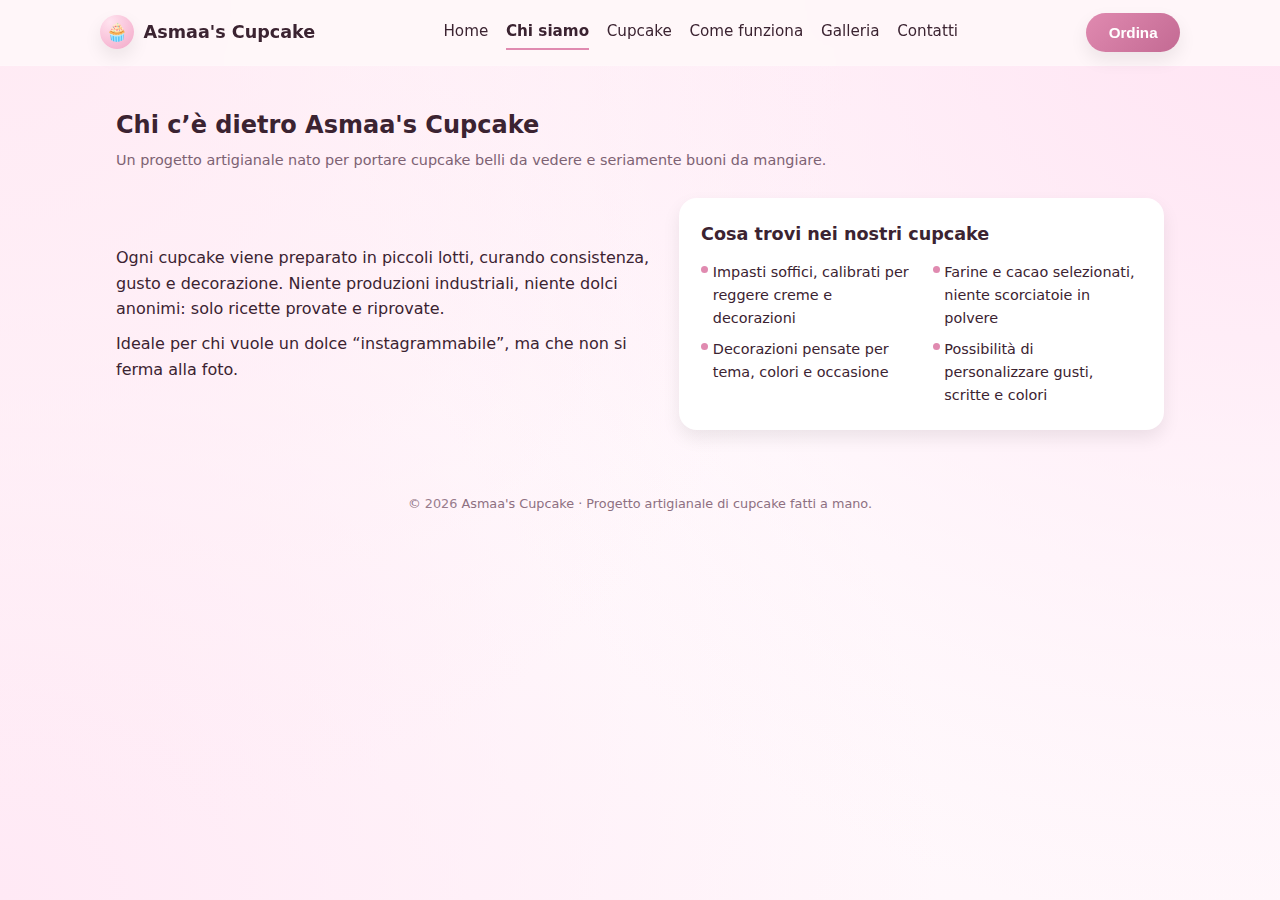
<file: html/chi-siamo.html>
<!DOCTYPE html>
<html lang="it">

<head>
    <meta charset="UTF-8" />
    <title>Asmaa's Cupcake – Chi siamo</title>
    <meta name="viewport" content="width=device-width, initial-scale=1" />
    <meta name="description" content="Scopri chi c’è dietro Asmaa's Cupcake e come lavoriamo." />
    <link rel="stylesheet" href="../css/base.css" />
    <link rel="stylesheet" href="../css/cupcake.css" />
</head>

<body data-page="chi-siamo">
    <!-- NAVBAR CARICATA QUI -->
    <div id="site-header"></div>

    <main>
        <section>
            <div class="container">
                <h2>Chi c’è dietro Asmaa's Cupcake</h2>
                <p class="section-subtitle">
                    Un progetto artigianale nato per portare cupcake belli da vedere e
                    seriamente buoni da mangiare.
                </p>

                <div class="about-grid">
                    <div>
                        <p>
                            Ogni cupcake viene preparato in piccoli lotti, curando
                            consistenza, gusto e decorazione. Niente produzioni industriali,
                            niente dolci anonimi: solo ricette provate e riprovate.
                        </p>
                        <p style="margin-top: 0.6rem">
                            Ideale per chi vuole un dolce “instagrammabile”, ma che non si
                            ferma alla foto.
                        </p>
                    </div>

                    <div class="about-card">
                        <h3>Cosa trovi nei nostri cupcake</h3>
                        <ul class="about-list">
                            <li>
                                <div class="about-dot"></div>
                                <span>Impasti soffici, calibrati per reggere creme e
                                    decorazioni</span>
                            </li>
                            <li>
                                <div class="about-dot"></div>
                                <span>Farine e cacao selezionati, niente scorciatoie in
                                    polvere</span>
                            </li>
                            <li>
                                <div class="about-dot"></div>
                                <span>Decorazioni pensate per tema, colori e occasione</span>
                            </li>
                            <li>
                                <div class="about-dot"></div>
                                <span>Possibilità di personalizzare gusti, scritte e
                                    colori</span>
                            </li>
                        </ul>
                    </div>
                </div>
            </div>
        </section>
    </main>

    <footer>
        <div class="container">
            <span>© <span id="year"></span> Asmaa's Cupcake · Progetto artigianale di
                cupcake fatti a mano.</span>
        </div>
    </footer>

    <script>
        document.getElementById("year").textContent =
            new Date().getFullYear();
    </script>
    <script src="../js/layout.js"></script>
</body>

</html>
</file>
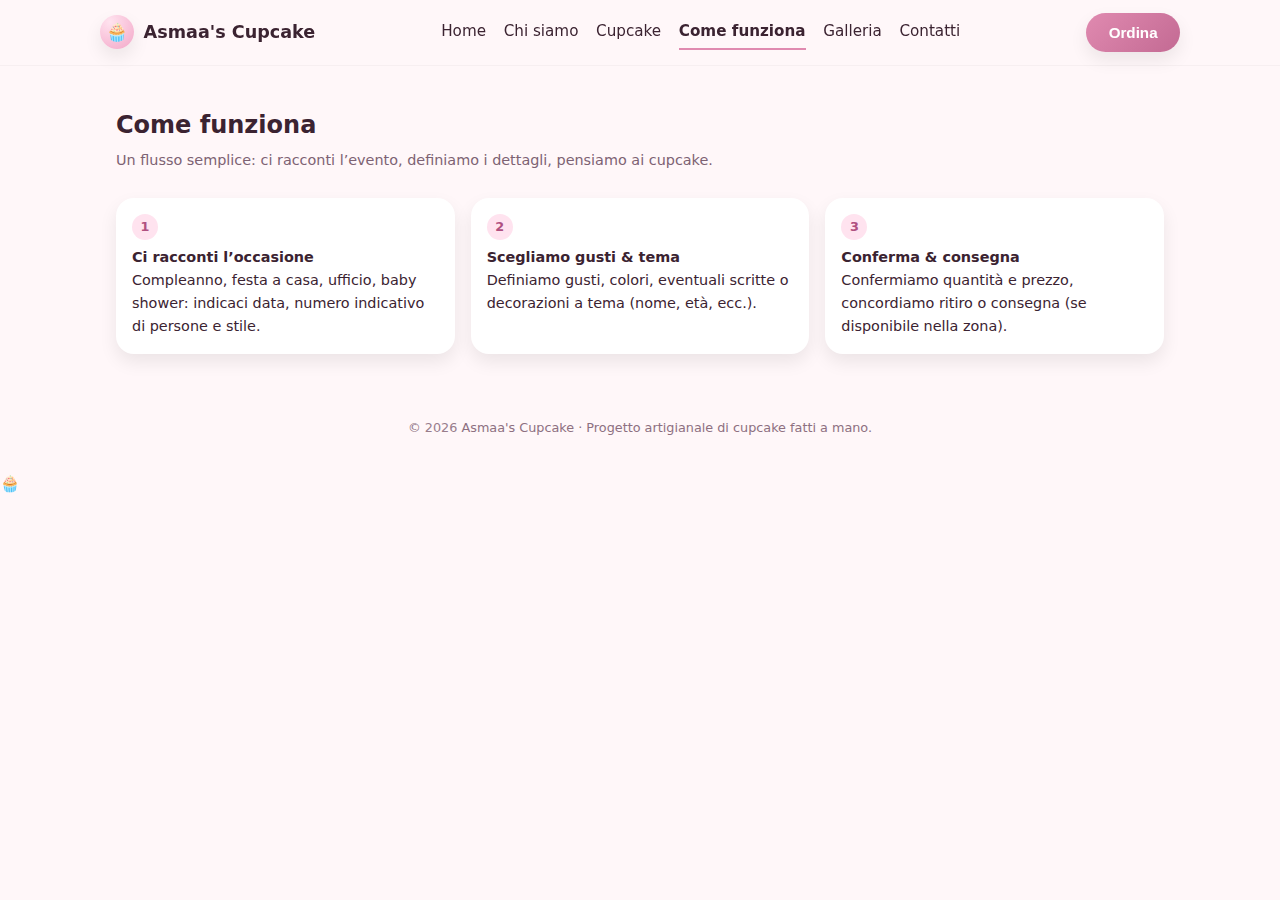
<file: html/come-funziona.html>
<!DOCTYPE html>
<html lang="it">

<head>
    <meta charset="UTF-8">
    <title>Asmaa's Cupcake – Come funziona</title>
    <meta name="viewport" content="width=device-width, initial-scale=1">
    <meta name="description" content="Scopri come funziona l’ordine dei cupcake: passi semplici e chiari.">
    <link rel="stylesheet" href="../css/base.css">
</head>

<body data-page="come-funziona">


    <!-- NAVBAR CARICATA AUTOMATICAMENTE -->
    <div id="site-header"></div>

    <main>
        <section>
            <div class="container">
                <h2>Come funziona</h2>
                <p class="section-subtitle">
                    Un flusso semplice: ci racconti l’evento, definiamo i dettagli, pensiamo ai cupcake.
                </p>

                <div class="steps">
                    <div class="step">
                        <div class="step-number">1</div>
                        <strong>Ci racconti l’occasione</strong>
                        <p>Compleanno, festa a casa, ufficio, baby shower: indicaci data, numero indicativo di persone e
                            stile.</p>
                    </div>
                    <div class="step">
                        <div class="step-number">2</div>
                        <strong>Scegliamo gusti &amp; tema</strong>
                        <p>Definiamo gusti, colori, eventuali scritte o decorazioni a tema (nome, età, ecc.).</p>
                    </div>
                    <div class="step">
                        <div class="step-number">3</div>
                        <strong>Conferma &amp; consegna</strong>
                        <p>Confermiamo quantità e prezzo, concordiamo ritiro o consegna (se disponibile nella zona).</p>
                    </div>
                </div>
            </div>
        </section>
    </main>

    <footer>
        <div class="container">
            <span>© <span id="year"></span> Asmaa's Cupcake · Progetto artigianale di cupcake fatti a mano.</span>
        </div>
    </footer>
    <div class="cupcake-float">🧁</div>

    <script>
        document.getElementById('year').textContent = new Date().getFullYear();
    </script>
    <!-- SCRIPT CHE CARICA LA NAVBAR -->
    <script src="../js/layout.js"></script>
</body>

</html>
</file>
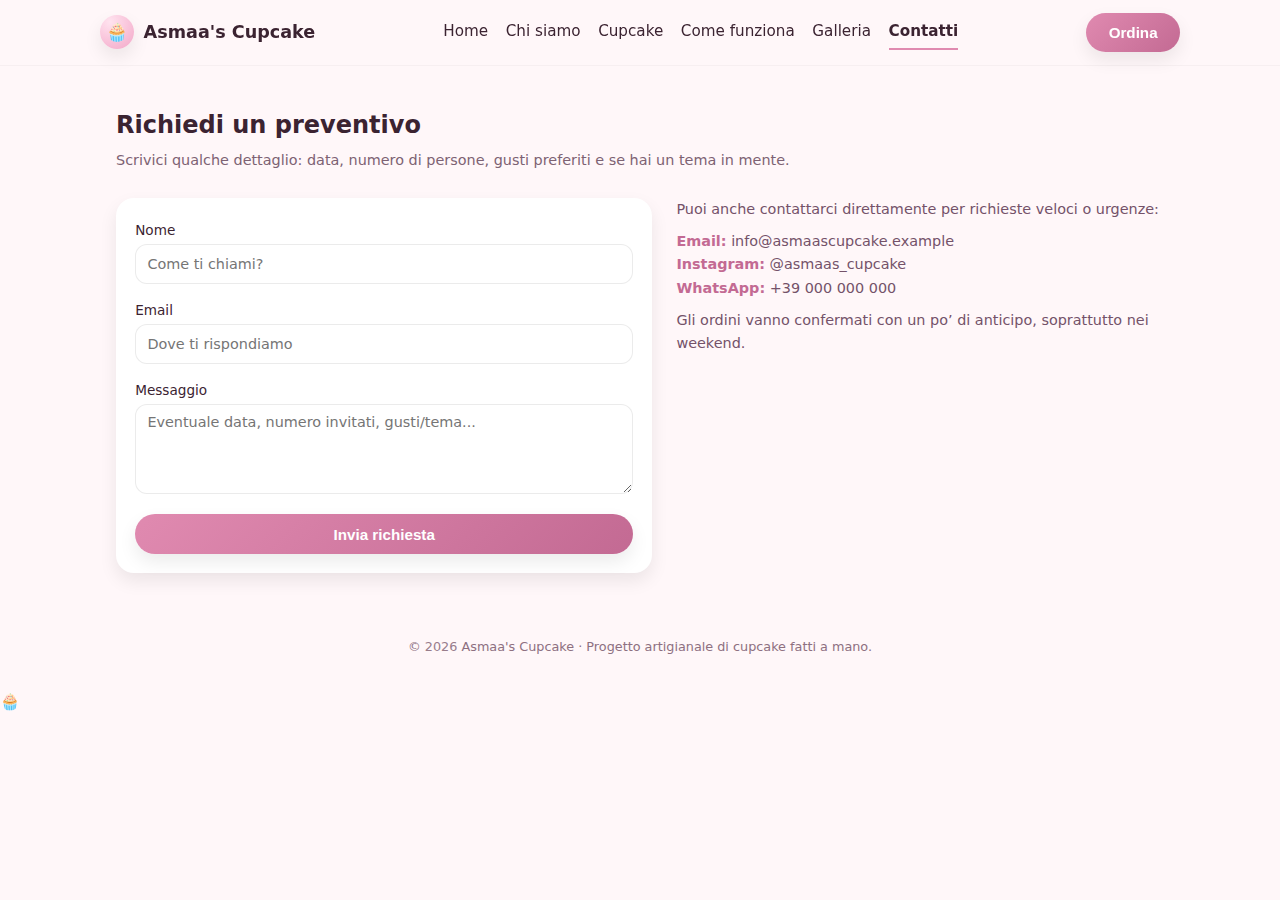
<file: html/contatti.html>
<!DOCTYPE html>
<html lang="it">

<head>
    <meta charset="UTF-8">
    <title>Asmaa's Cupcake – Contatti</title>
    <meta name="viewport" content="width=device-width, initial-scale=1">
    <meta name="description" content="Richiedi un preventivo per cupcake personalizzati per il tuo evento.">
    <link rel="stylesheet" href="../css/base.css">
</head>

<body data-page="contatti">


    <!-- NAVBAR CARICATA AUTOMATICAMENTE -->
    <div id="site-header"></div>

    <main>
        <section>
            <div class="container">
                <h2>Richiedi un preventivo</h2>
                <p class="section-subtitle">
                    Scrivici qualche dettaglio: data, numero di persone, gusti preferiti e se hai un tema in mente.
                </p>

                <div class="contact-grid">
                    <form>
                        <div>
                            <label for="name">Nome</label>
                            <input type="text" id="name" name="name" placeholder="Come ti chiami?">
                        </div>
                        <div>
                            <label for="email">Email</label>
                            <input type="email" id="email" name="email" placeholder="Dove ti rispondiamo">
                        </div>
                        <div>
                            <label for="message">Messaggio</label>
                            <textarea id="message" name="message"
                                placeholder="Eventuale data, numero invitati, gusti/tema..."></textarea>
                        </div>
                        <button type="submit" class="btn btn-primary">Invia richiesta</button>
                    </form>

                    <div class="contact-info">
                        <p>
                            Puoi anche contattarci direttamente per richieste veloci o urgenze:
                        </p>
                        <p>
                            <strong>Email:</strong> <span>info@asmaascupcake.example</span><br>
                            <strong>Instagram:</strong> @asmaas_cupcake<br>
                            <strong>WhatsApp:</strong> +39 000 000 000
                        </p>
                        <p>
                            Gli ordini vanno confermati con un po’ di anticipo, soprattutto nei weekend.
                        </p>
                    </div>
                </div>
            </div>
        </section>
    </main>

    <footer>
        <div class="container">
            <span>© <span id="year"></span> Asmaa's Cupcake · Progetto artigianale di cupcake fatti a mano.</span>
        </div>
    </footer>
    <div class="cupcake-float">🧁</div>

    <script>
        document.getElementById('year').textContent = new Date().getFullYear();
    </script>
    <!-- SCRIPT CHE CARICA LA NAVBAR -->
    <script src="../js/layout.js"></script>
</body>

</html>
</file>
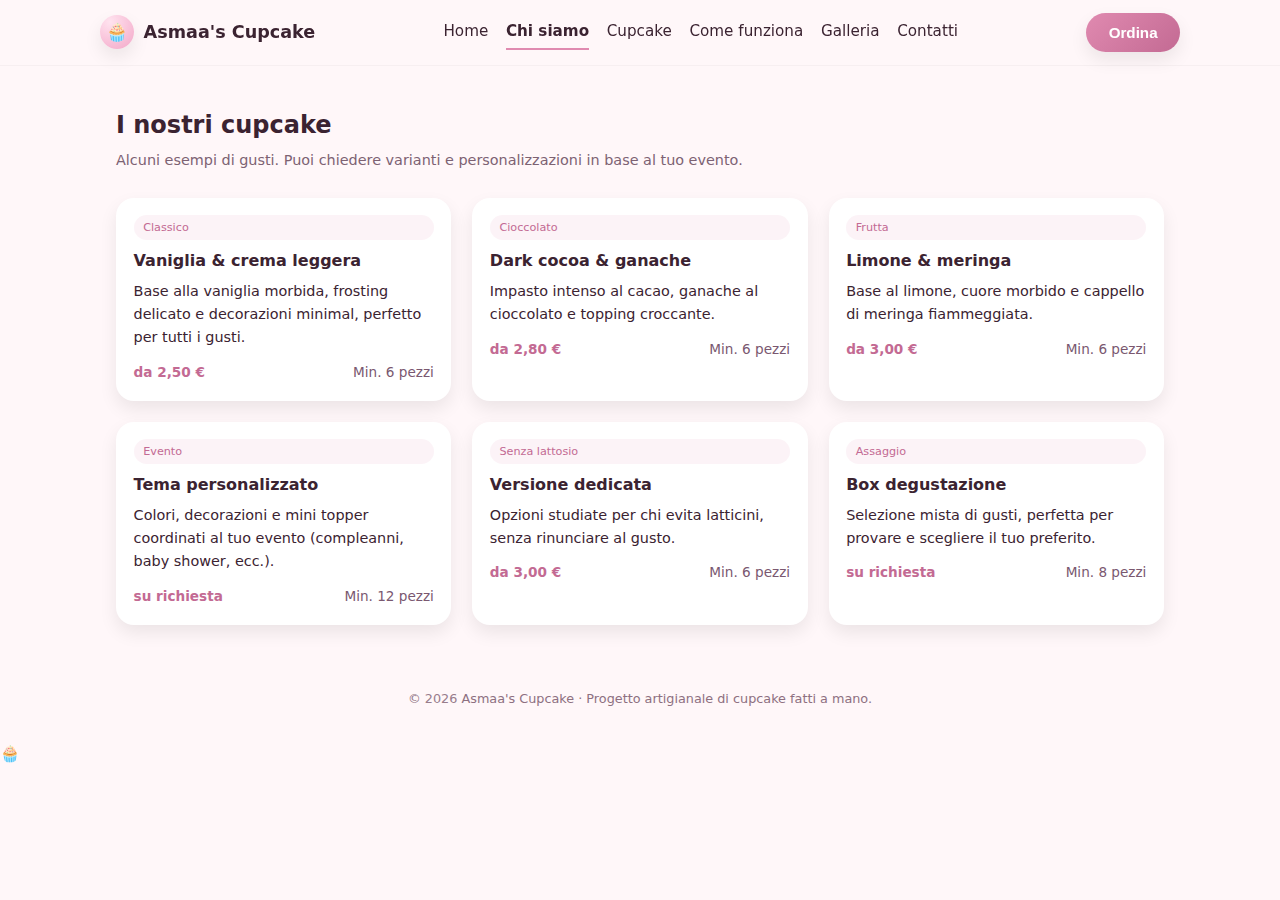
<file: html/cupcake.html>
<!DOCTYPE html>
<html lang="it">

<head>
    <meta charset="UTF-8">
    <title>Asmaa's Cupcake – I nostri cupcake</title>
    <meta name="viewport" content="width=device-width, initial-scale=1">
    <meta name="description" content="Gusti, varianti e opzioni dei cupcake artigianali di Asmaa.">
    <link rel="stylesheet" href="../css/base.css">
</head>

<body data-page="chi-siamo">


    <!-- NAVBAR CARICATA AUTOMATICAMENTE -->
    <div id="site-header"></div>

    <main>
        <section>
            <div class="container">
                <h2>I nostri cupcake</h2>
                <p class="section-subtitle">
                    Alcuni esempi di gusti. Puoi chiedere varianti e personalizzazioni in base al tuo evento.
                </p>

                <div class="cards-grid">
                    <article class="card">
                        <span class="card-tag">Classico</span>
                        <div class="card-title">Vaniglia &amp; crema leggera</div>
                        <p>Base alla vaniglia morbida, frosting delicato e decorazioni minimal, perfetto per tutti i
                            gusti.</p>
                        <div class="card-footer">
                            <span class="card-price">da 2,50 €</span>
                            <span>Min. 6 pezzi</span>
                        </div>
                    </article>

                    <article class="card">
                        <span class="card-tag">Cioccolato</span>
                        <div class="card-title">Dark cocoa &amp; ganache</div>
                        <p>Impasto intenso al cacao, ganache al cioccolato e topping croccante.</p>
                        <div class="card-footer">
                            <span class="card-price">da 2,80 €</span>
                            <span>Min. 6 pezzi</span>
                        </div>
                    </article>

                    <article class="card">
                        <span class="card-tag">Frutta</span>
                        <div class="card-title">Limone &amp; meringa</div>
                        <p>Base al limone, cuore morbido e cappello di meringa fiammeggiata.</p>
                        <div class="card-footer">
                            <span class="card-price">da 3,00 €</span>
                            <span>Min. 6 pezzi</span>
                        </div>
                    </article>

                    <article class="card">
                        <span class="card-tag">Evento</span>
                        <div class="card-title">Tema personalizzato</div>
                        <p>Colori, decorazioni e mini topper coordinati al tuo evento (compleanni, baby shower, ecc.).
                        </p>
                        <div class="card-footer">
                            <span class="card-price">su richiesta</span>
                            <span>Min. 12 pezzi</span>
                        </div>
                    </article>

                    <article class="card">
                        <span class="card-tag">Senza lattosio</span>
                        <div class="card-title">Versione dedicata</div>
                        <p>Opzioni studiate per chi evita latticini, senza rinunciare al gusto.</p>
                        <div class="card-footer">
                            <span class="card-price">da 3,00 €</span>
                            <span>Min. 6 pezzi</span>
                        </div>
                    </article>

                    <article class="card">
                        <span class="card-tag">Assaggio</span>
                        <div class="card-title">Box degustazione</div>
                        <p>Selezione mista di gusti, perfetta per provare e scegliere il tuo preferito.</p>
                        <div class="card-footer">
                            <span class="card-price">su richiesta</span>
                            <span>Min. 8 pezzi</span>
                        </div>
                    </article>
                </div>
            </div>
        </section>
    </main>

    <footer>
        <div class="container">
            <span>© <span id="year"></span> Asmaa's Cupcake · Progetto artigianale di cupcake fatti a mano.</span>
        </div>
    </footer>
    <div class="cupcake-float">🧁</div>

    <script>
        document.getElementById('year').textContent = new Date().getFullYear();
    </script>
    <!-- SCRIPT CHE CARICA LA NAVBAR -->
    <script src="../js/layout.js"></script>
</body>

</html>
</file>
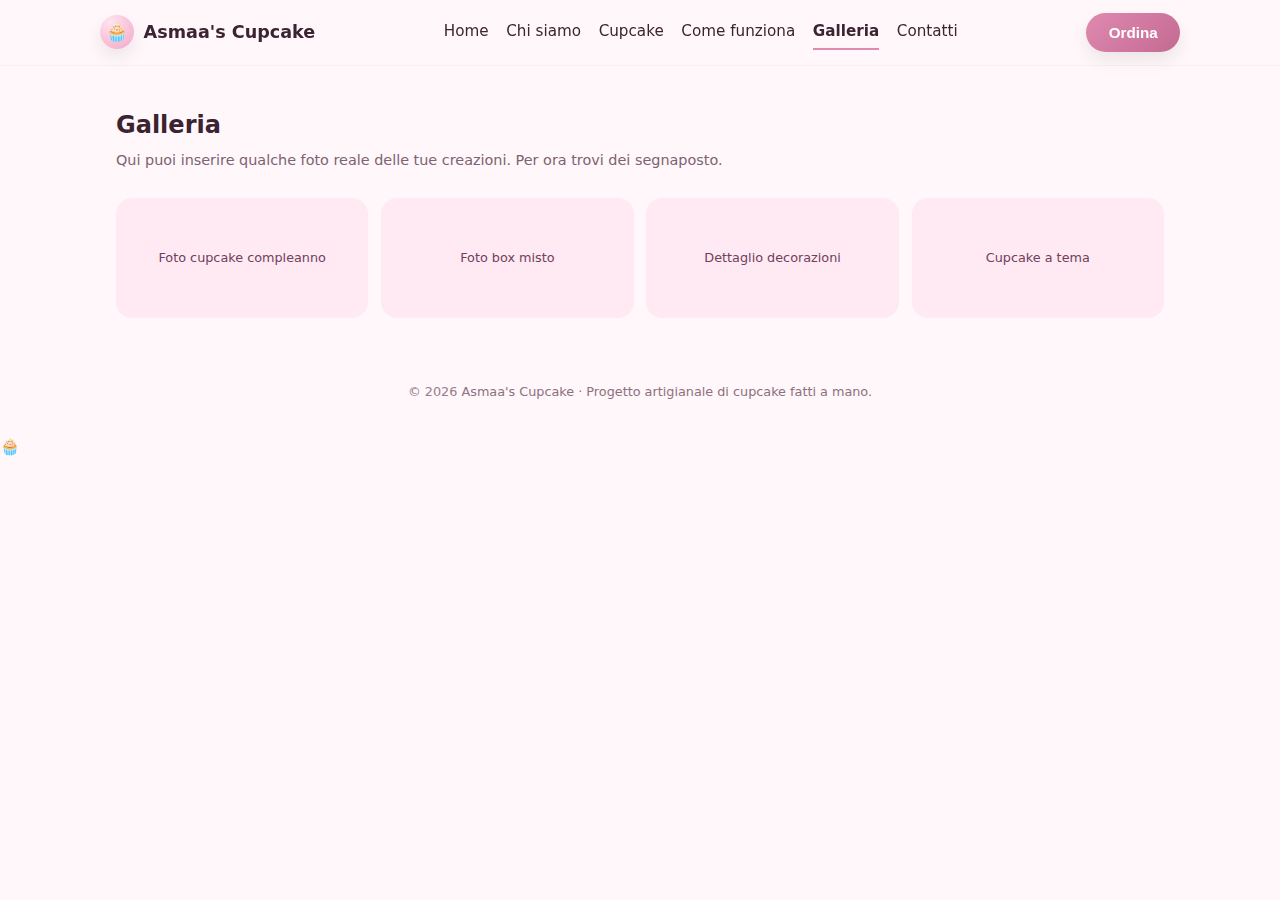
<file: html/galleria.html>
<!DOCTYPE html>
<html lang="it">

<head>
    <meta charset="UTF-8">
    <title>Asmaa's Cupcake – Galleria</title>
    <meta name="viewport" content="width=device-width, initial-scale=1">
    <meta name="description" content="Galleria fotografica dei cupcake e degli eventi Asmaa's Cupcake.">
    <link rel="stylesheet" href="../css/base.css">
</head>

<body data-page="galleria">


    <!-- NAVBAR CARICATA AUTOMATICAMENTE -->
    <div id="site-header"></div>

    <main>
        <section>
            <div class="container">
                <h2>Galleria</h2>
                <p class="section-subtitle">
                    Qui puoi inserire qualche foto reale delle tue creazioni. Per ora trovi dei segnaposto.
                </p>

                <div class="gallery-grid">
                    <div class="gallery-item">Foto cupcake compleanno</div>
                    <div class="gallery-item">Foto box misto</div>
                    <div class="gallery-item">Dettaglio decorazioni</div>
                    <div class="gallery-item">Cupcake a tema</div>
                </div>
            </div>
        </section>
    </main>

    <footer>
        <div class="container">
            <span>© <span id="year"></span> Asmaa's Cupcake · Progetto artigianale di cupcake fatti a mano.</span>
        </div>
    </footer>
    <div class="cupcake-float">🧁</div>

    <script>
        document.getElementById('year').textContent = new Date().getFullYear();
    </script>
    <!-- SCRIPT CHE CARICA LA NAVBAR -->
    <script src="../js/layout.js"></script>
</body>

</html>
</file>
<file: css/base.css>
:root {
    --bg: #fff7f9;
    --primary: #e08ab0;
    --primary-dark: #c36a93;
    --accent: #f7c948;
    --text: #3b2331;
    --card-bg: #ffffff;
    --shadow: 0 8px 18px rgba(0, 0, 0, 0.08);
    --radius-lg: 18px;
    --radius-xl: 28px;
    --transition: 0.25s ease;
    --max-width: 1100px;
}

* {
    box-sizing: border-box;
    margin: 0;
    padding: 0;
}

body {
    font-family: system-ui, -apple-system, BlinkMacSystemFont, "Segoe UI", sans-serif;
    background: var(--bg);
    color: var(--text);
    line-height: 1.6;
}

img {
    max-width: 100%;
    display: block;
}

a {
    color: inherit;
    text-decoration: none;
}
.container {
  max-width: 1080px;
  margin: 0 auto;
  padding: 0 16px;
}

/* Layout di base
.container {
    width: 100%;
    max-width: var(--max-width);
    margin: 0 auto;
    padding: 0 1.5rem;
}
 */
/* HEADER + NAV */
header {
    position: sticky;
    top: 0;
    z-index: 10;
    background: rgba(255, 247, 249, 0.95);
    backdrop-filter: blur(10px);
    border-bottom: 1px solid rgba(0, 0, 0, 0.03);
}

.nav {
    display: flex;
    align-items: center;
    justify-content: space-between;
    padding: 0.8rem 0;
}

.logo {
    display: flex;
    align-items: center;
    gap: 0.6rem;
    font-weight: 700;
    font-size: 1.1rem;
}

.logo-icon {
    width: 34px;
    height: 34px;
    border-radius: 50%;
    background: radial-gradient(circle at 30% 20%, #ffe3ef, #f3a7c8);
    box-shadow: var(--shadow);
    display: flex;
    align-items: center;
    justify-content: center;
    font-size: 1.1rem;
}

.nav-links {
    display: flex;
    gap: 1.1rem;
    font-size: 0.95rem;
}

.nav-link {
    padding: 0.3rem 0;
    border-bottom: 2px solid transparent;
    transition: border-color var(--transition), color var(--transition);
}

.nav-link:hover {
    border-color: var(--primary);
}

.nav-link--active {
    border-color: var(--primary);
    font-weight: 600;
}

.nav-cta {
    display: none;
}

/* HERO */
.hero {
    padding: 3rem 0 2.5rem;
}

.hero-inner {
    display: grid;
    grid-template-columns: 1.1fr 1fr;
    gap: 2rem;
    align-items: center;
}

.hero-badge {
    display: inline-flex;
    align-items: center;
    gap: 0.4rem;
    padding: 0.25rem 0.8rem;
    border-radius: 999px;
    background: #fff;
    box-shadow: 0 4px 10px rgba(0, 0, 0, 0.04);
    font-size: 0.8rem;
    margin-bottom: 0.8rem;
}

.hero-badge-dot {
    width: 8px;
    height: 8px;
    border-radius: 50%;
    background: var(--accent);
}

.hero h1 {
    font-size: clamp(2.1rem, 4vw, 2.7rem);
    margin-bottom: 0.7rem;
}

.hero h1 span {
    color: var(--primary-dark);
}

.hero-subtitle {
    font-size: 1rem;
    color: #6b4b5d;
    margin-bottom: 1.2rem;
    max-width: 32rem;
}

.hero-meta {
    display: flex;
    flex-wrap: wrap;
    gap: 1rem;
    margin-bottom: 1.5rem;
    font-size: 0.9rem;
    color: #7a5a6f;
}

.hero-meta span {
    display: inline-flex;
    align-items: center;
    gap: 0.3rem;
}

.hero-meta-badge {
    padding: 0.1rem 0.6rem;
    border-radius: 999px;
    background: #fff;
    border: 1px solid rgba(0, 0, 0, 0.05);
}

.hero-actions {
    display: flex;
    flex-wrap: wrap;
    gap: 0.8rem;
    align-items: center;
}

.btn {
    display: inline-flex;
    align-items: center;
    justify-content: center;
    padding: 0.7rem 1.4rem;
    border-radius: 999px;
    border: none;
    cursor: pointer;
    font-weight: 600;
    font-size: 0.95rem;
    transition:
        transform var(--transition),
        box-shadow var(--transition),
        background-color var(--transition);
}

.btn-primary {
    background: linear-gradient(135deg, var(--primary), var(--primary-dark));
    color: #fff;
    box-shadow: var(--shadow);
}

.btn-primary:hover {
    transform: translateY(-1px);
    box-shadow: 0 10px 22px rgba(227, 120, 168, 0.35);
}

.btn-outline {
    background: transparent;
    border: 1px solid rgba(0, 0, 0, 0.12);
    color: var(--text);
}

.btn-outline:hover {
    background: rgba(255, 255, 255, 0.7);
}

.hero-note {
    font-size: 0.8rem;
    color: #8b6e80;
}

.hero-img-wrap {
    position: relative;
    border-radius: var(--radius-xl);
    background: radial-gradient(circle at 20% 0%, #ffe9f3, #f7bdd8);
    padding: 1.2rem;
    box-shadow: var(--shadow);
    overflow: hidden;
    min-height: 360px;
}

.hero-img-placeholder {
    width: 100%;
    height: 100%;
    border-radius: var(--radius-lg);
    background: repeating-linear-gradient(135deg,
            rgba(255, 255, 255, 0.3),
            rgba(255, 255, 255, 0.3) 10px,
            rgba(255, 255, 255, 0.4) 10px,
            rgba(255, 255, 255, 0.4) 20px);
    display: flex;
    align-items: center;
    justify-content: center;
    text-align: center;
    padding: 2rem 1rem;
    color: #6b3553;
    font-size: 0.95rem;
}

.hero-stats {
    position: absolute;
    bottom: 1.1rem;
    left: 1.1rem;
    right: 1.1rem;
    display: flex;
    gap: 0.7rem;
    font-size: 0.8rem;
    color: #5c3047;
}

.hero-stat-card {
    flex: 1;
    background: rgba(255, 255, 255, 0.9);
    padding: 0.5rem 0.7rem;
    border-radius: 0.9rem;
    box-shadow: 0 4px 12px rgba(0, 0, 0, 0.06);
}

.hero-stat-card strong {
    display: block;
    font-size: 0.9rem;
}

/* SEZIONI GENERALI */
section {
    padding: 2.5rem 0;
}

section h2 {
    font-size: 1.5rem;
    margin-bottom: 0.3rem;
}

.section-subtitle {
    font-size: 0.9rem;
    color: #7d6273;
    margin-bottom: 1.6rem;
}

/* CHI SIAMO */
.about-grid {
    display: grid;
    grid-template-columns: 1.1fr 1fr;
    gap: 1.8rem;
    align-items: center;
}

.about-card {
    background: var(--card-bg);
    border-radius: var(--radius-lg);
    padding: 1.4rem;
    box-shadow: var(--shadow);
}

.about-card h3 {
    font-size: 1.1rem;
    margin-bottom: 0.4rem;
}

.about-list {
    margin-top: 0.8rem;
    display: grid;
    grid-template-columns: 1fr 1fr;
    gap: 0.5rem 1.4rem;
    font-size: 0.9rem;
}

.about-list li {
    list-style: none;
    display: flex;
    gap: 0.3rem;
    align-items: flex-start;
}

.about-dot {
    margin-top: 0.3rem;
    width: 7px;
    height: 7px;
    border-radius: 50%;
    background: var(--primary);
    flex-shrink: 0;
}

/* CARDS / MENU CUPCAKE */
.cards-grid {
    display: grid;
    grid-template-columns: repeat(3, minmax(0, 1fr));
    gap: 1.3rem;
}

.card {
    background: var(--card-bg);
    border-radius: var(--radius-lg);
    padding: 1.1rem;
    box-shadow: var(--shadow);
    display: flex;
    flex-direction: column;
    gap: 0.4rem;
    font-size: 0.9rem;
}

.card-tag {
    display: inline-block;
    font-size: 0.7rem;
    padding: 0.2rem 0.6rem;
    border-radius: 999px;
    background: rgba(224, 138, 176, 0.1);
    color: var(--primary-dark);
    margin-bottom: 0.1rem;
}

.card-title {
    font-weight: 600;
    font-size: 1rem;
}

.card-footer {
    margin-top: 0.4rem;
    display: flex;
    justify-content: space-between;
    align-items: center;
    font-size: 0.85rem;
    color: #7a5870;
}

.card-price {
    font-weight: 600;
    color: var(--primary-dark);
}

/* STEP / COME FUNZIONA */
.steps {
    display: grid;
    grid-template-columns: repeat(3, minmax(0, 1fr));
    gap: 1rem;
    margin-top: 0.2rem;
}

.step {
    background: var(--card-bg);
    border-radius: var(--radius-lg);
    padding: 1rem;
    box-shadow: var(--shadow);
    font-size: 0.9rem;
}

.step-number {
    width: 26px;
    height: 26px;
    border-radius: 999px;
    background: #ffe3ef;
    display: flex;
    align-items: center;
    justify-content: center;
    font-size: 0.8rem;
    font-weight: 700;
    margin-bottom: 0.4rem;
    color: #b05080;
}

/* GALLERIA */
.gallery-grid {
    display: grid;
    grid-template-columns: repeat(4, minmax(0, 1fr));
    gap: 0.8rem;
    margin-top: 0.4rem;
}

.gallery-item {
    background: #ffe9f3;
    border-radius: 16px;
    height: 120px;
    display: flex;
    align-items: center;
    justify-content: center;
    font-size: 0.8rem;
    color: #70405d;
    text-align: center;
    padding: 0.5rem;
}

/* CONTATTI */
.contact-grid {
    display: grid;
    grid-template-columns: 1.1fr 1fr;
    gap: 1.5rem;
    align-items: flex-start;
}

form {
    background: var(--card-bg);
    border-radius: var(--radius-lg);
    padding: 1.2rem;
    box-shadow: var(--shadow);
    display: grid;
    gap: 0.8rem;
}

label {
    font-size: 0.85rem;
    font-weight: 500;
    margin-bottom: 0.15rem;
    display: inline-block;
}

input,
textarea {
    width: 100%;
    border-radius: 12px;
    border: 1px solid rgba(0, 0, 0, 0.08);
    padding: 0.55rem 0.7rem;
    font-family: inherit;
    font-size: 0.9rem;
    resize: vertical;
    min-height: 40px;
}

textarea {
    min-height: 90px;
}

.contact-info {
    font-size: 0.9rem;
    color: #745269;
}

.contact-info p {
    margin-bottom: 0.6rem;
}

.contact-info strong {
    color: var(--primary-dark);
}

/* FOOTER */
footer {
    padding: 1.5rem 0 2rem;
    font-size: 0.8rem;
    color: #826274;
    text-align: center;
}

footer span {
    opacity: 0.9;
}

/* RESPONSIVE */
@media (max-width: 900px) {

    .hero-inner,
    .about-grid,
    .contact-grid {
        grid-template-columns: 1fr;
    }

    .hero {
        padding-top: 2rem;
    }

    .hero-img-wrap {
        order: -1;
    }

    .cards-grid {
        grid-template-columns: repeat(2, minmax(0, 1fr));
    }

    .steps {
        grid-template-columns: repeat(2, minmax(0, 1fr));
    }

    .gallery-grid {
        grid-template-columns: repeat(3, minmax(0, 1fr));
    }

    .nav-links {
        display: none;
    }

    .nav-cta {
        display: inline-flex;
    }
}

@media (max-width: 600px) {

    .cards-grid,
    .steps,
    .gallery-grid {
        grid-template-columns: 1fr 1fr;
    }

    .hero-meta {
        flex-direction: column;
        align-items: flex-start;
    }
}

@media (max-width: 420px) {

    .cards-grid,
    .steps,
    .gallery-grid {
        grid-template-columns: 1fr;
    }

    .hero-actions {
        flex-direction: column;
        align-items: stretch;
    }

    .hero-stats {
        position: static;
        margin-top: 0.7rem;
    }

    .hero-img-wrap {
        min-height: 210px;
    }

}
@media (max-width: 640px) {
  .container {
    padding: 0 12px;
  }
}
</file>
<file: css/cupcake.css>
/*Lo userai solo quando ti serve qualcosa di non riutilizzabile sugli altri siti.*/
/* Stili specifici per il sito Asmaa's Cupcake */
/* Qui metti solo cose proprio legate a questo progetto,
   non robe generiche. Per ora è quasi vuoto di proposito. */

/* Esempi possibili:
   - immagini di sfondo particolari
   - qualche sezione "solo Cupcake"
   - piccoli override di spaziatura su una pagina
*/

/* Background cupcake soft */
/* Background cupcake soft per il sito Asmaa's Cupcake */
body {
   background:
      radial-gradient(circle at 0% 0%, #ffeaf4 0, transparent 55%),
      radial-gradient(circle at 100% 0%, #ffe4f3 0, transparent 60%),
      radial-gradient(circle at 0% 100%, #ffe9f5 0, transparent 60%),
      linear-gradient(180deg, #fff7fb 0%, #ffffff 50%, #fff7fb 100%);
   background-attachment: fixed;
}

/* Layer per l'animazione "storia del cupcake" */
.cupcake-bg {
   position: fixed;
   inset: 0;
   pointer-events: none;
   display: flex;
   align-items: flex-end;
   justify-content: center;
   z-index: -1;
}

/* elemento grafico centrale */
.cupcake-bg::before {
   content: "";
   font-size: 6rem;
   opacity: 0.0;
   transition: transform 0.6s ease, opacity 0.6s ease;
   filter: blur(0.2px);
}

/* Fase 0: niente ancora */
.cupcake-bg[data-stage="0"]::before {
   content: "";
   opacity: 0;
}

/* Fase 1: preparazione (ciotola) */
.cupcake-bg[data-stage="1"]::before {
   content: "🥣";
   opacity: 0.05;
   transform: translateY(-10px) scale(0.9);
}

/* Fase 2: impasto / base pronta */
.cupcake-bg[data-stage="2"]::before {
   content: "🧁";
   opacity: 0.06;
   transform: translateY(-18px) scale(0.95);
}

/* Fase 3: cupcake più definito */
.cupcake-bg[data-stage="3"]::before {
   content: "🧁";
   opacity: 0.08;
   transform: translateY(-24px) scale(1);
}

/* Fase 4: cupcake decorato (finale) */
.cupcake-bg[data-stage="4"]::before {
   content: "🧁✨";
   opacity: 0.1;
   transform: translateY(-28px) scale(1.05);
}

/* ===========================
   NEWS DEL MESE (HOME)
   =========================== */

.home-news-section {
   padding: 2.2rem 0 2.6rem;
}

.home-news-header {
   display: flex;
   flex-wrap: wrap;
   gap: 0.4rem 1rem;
   align-items: baseline;
   margin-bottom: 0.9rem;
}

.home-news-label {
   font-size: 0.8rem;
   text-transform: uppercase;
   letter-spacing: 0.16em;
   color: #8b6e80;
}

.home-news-month {
   font-size: 0.9rem;
   color: #b06a8a;
}

/* Card principale: stile simile al blocco hero di destra */
.home-news-card {
   display: grid;
   grid-template-columns: minmax(0, 1.15fr) minmax(0, 1.7fr);
   gap: 1.4rem;
   background: linear-gradient(135deg, #ffe6f3, #ffd9ee);
   border-radius: 24px;
   box-shadow: var(--shadow);
   padding: 1.2rem 1.3rem;
   align-items: stretch;
}

/* Colonna immagine */
.home-news-media {
   display: flex;
   align-items: stretch;
}

.home-news-photo {
   border-radius: 18px;
   background: #fff;
   overflow: hidden;
   width: 100%;
   box-shadow: 0 8px 16px rgba(0, 0, 0, 0.06);
}

.home-news-photo img {
   width: 100%;
   height: 100%;
   display: block;
   object-fit: cover;
}

/* Colonna testo */
.home-news-body {
   display: flex;
   flex-direction: column;
   gap: 0.5rem;
   justify-content: center;
}

.home-news-title {
   font-size: 1.2rem;
   margin: 0;
}

.home-news-text {
   font-size: 0.92rem;
   color: #6b4b5d;
   max-width: 34rem;
}

.home-news-meta {
   list-style: none;
   padding: 0;
   margin: 0.4rem 0 0.8rem;
   font-size: 0.85rem;
   color: #7a5870;
}

.home-news-meta li+li {
   margin-top: 0.2rem;
}

/* Button un po' più largo qui */
.home-news-body .btn {
   align-self: flex-start;
   padding-inline: 1.6rem;
}

/* Responsive */
@media (max-width: 900px) {
 .home-news-card {
    grid-template-columns: 1fr;
    padding: 1rem;
  }

  .home-news-title {
    font-size: 1.05rem;
  }

  .home-news-text {
    font-size: 0.9rem;
  }

   .home-news-photo {
      max-height: 230px;
   }

   .home-news-photo img {
      object-position: center;
   }

   .home-news-body {
      padding-bottom: 0.2rem;
   }
}

/* Mostra il menu anche su mobile */
@media (max-width: 900px) {
  .nav-links {
    display: flex;
    flex-wrap: wrap;
    gap: 6px;
  }

  .nav-links .nav-link {
    font-size: 13px;
    padding: 4px 8px;
  }

  header {
    padding: 10px 12px;
  }
}
@media (max-width: 720px) {
  header {
    padding: 10px 0;
  }

  .nav {
    flex-direction: column;
    align-items: flex-start;
    gap: 8px;
  }

  .logo {
    gap: 8px;
  }

  .nav-links {
    width: 100%;
    display: flex;
    flex-wrap: wrap;
    gap: 4px 10px;
  }

  .nav-link {
    font-size: 14px;
    padding: 2px 0;
  }

  .nav-cta {
    align-self: stretch;
    width: 100%;
    justify-content: center;
    margin-top: 4px;
  }
}
@media (max-width: 720px) {
  .nav-links {
    display: flex !important;
  }
}
header {
  border-bottom: 1px solid rgba(255, 255, 255, 0.06);
}
</file>
